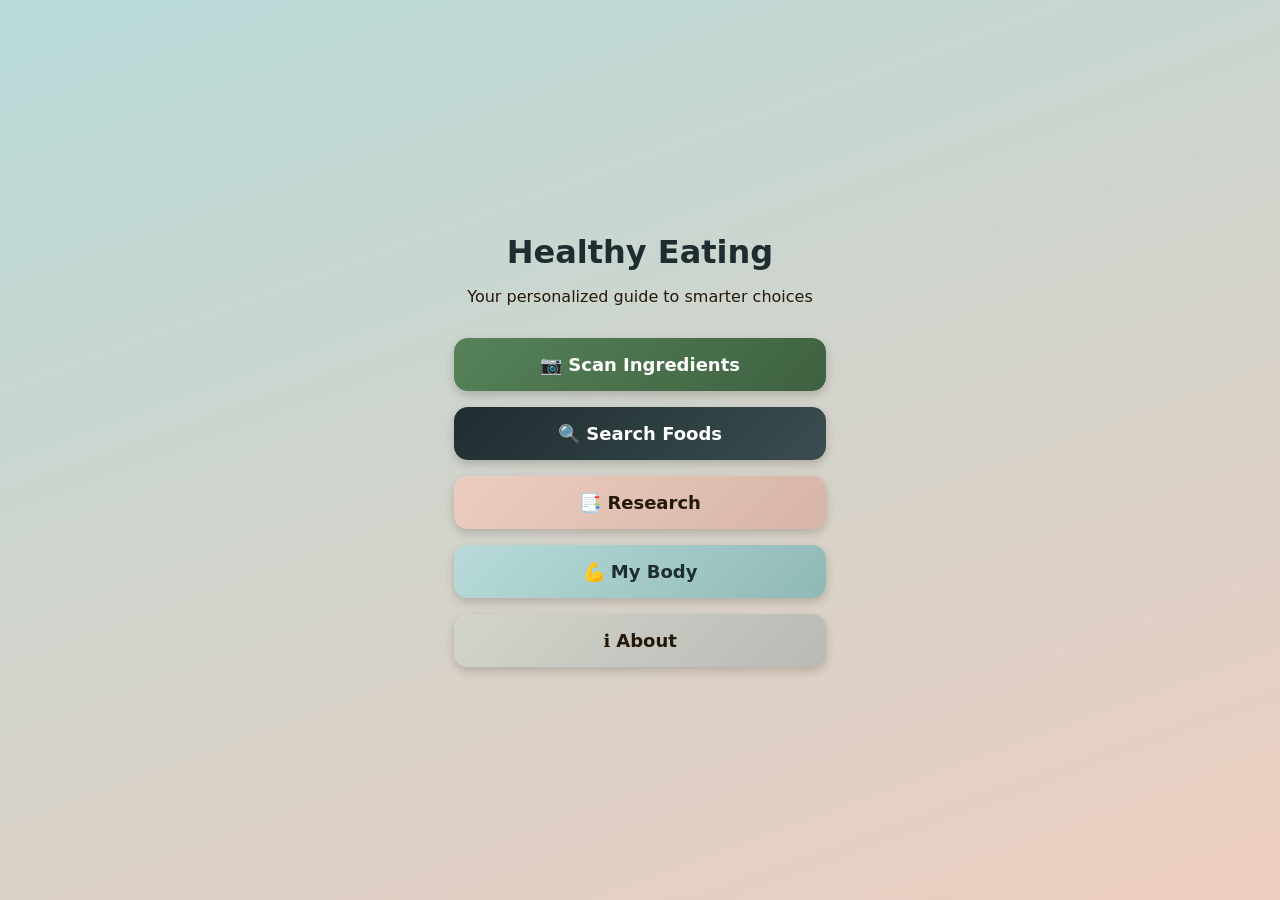
<file: index.html>
<!DOCTYPE html>
<html lang="en">
<head>
  <meta charset="UTF-8">
  <meta name="viewport" content="width=device-width, initial-scale=1.0">
  <title>Healthy Eating App</title>
  <style>
    /* === GLOBAL STYLES === */
    body {
      margin: 0;
      font-family: 'Segoe UI', system-ui, sans-serif;
      background: linear-gradient(160deg, #B8DBD9 0%, #EDCDBF 100%);
      display: flex;
      justify-content: center;
      align-items: center;
      min-height: 100vh;
      color: #1E2D2F;
    }

    .container {
      width: 100%;
      max-width: 420px;
      padding: 24px;
      box-sizing: border-box;
      text-align: center;
    }

    /* === HEADER === */
    h1 {
      font-size: 32px;
      margin: 0 0 8px;
      color: #1E2D2F;
      font-weight: 700;
    }

    .subtitle {
      font-size: 16px;
      color: #241909;
      margin-bottom: 32px;
    }

    /* === BUTTONS === */
    .button-container {
      display: grid;
      gap: 16px;
    }

    .app-button {
      display: block;
      padding: 16px;
      font-size: 18px;
      font-weight: 600;
      border-radius: 14px;
      text-decoration: none;
      background: #568259;
      color: #fff;
      box-shadow: 0 4px 10px rgba(36, 25, 9, 0.2);
      transition: transform 0.2s, background-color 0.25s;
    }

    .app-button:hover {
      background-color: #446746;
      transform: translateY(-2px);
    }

    .app-button:active {
      transform: translateY(0);
      background-color: #2f4b2f;
    }

    /* === COLOR VARIANTS === */
    #scan-button { background: linear-gradient(135deg, #568259, #3e6140); }
    #search-button { background: linear-gradient(135deg, #1E2D2F, #3b4d50); }
    #research-button { background: linear-gradient(135deg, #EDCDBF, #d6b5a6); color: #241909; }
    #my-body-button { background: linear-gradient(135deg, #B8DBD9, #8fb9b6); color: #1E2D2F; }
    #about-button { background: linear-gradient(135deg, #D3D4CC, #b9bab3); color: #241909; }
  </style>
</head>
<body>
  <div class="container">
    <h1>Healthy Eating</h1>
    <p class="subtitle">Your personalized guide to smarter choices</p>
    
    <div class="button-container">
      <a href="scan.html" class="app-button" id="scan-button">📷 Scan Ingredients</a>
      <a href="search.html" class="app-button" id="search-button">🔍 Search Foods</a>
      <a href="research.html" class="app-button" id="research-button">📑 Research</a>
      <a href="my-body.html" class="app-button" id="my-body-button">💪 My Body</a>
      <a href="about.html" class="app-button" id="about-button">ℹ️ About</a>
    </div>
  </div>
</body>
</html>
</file>
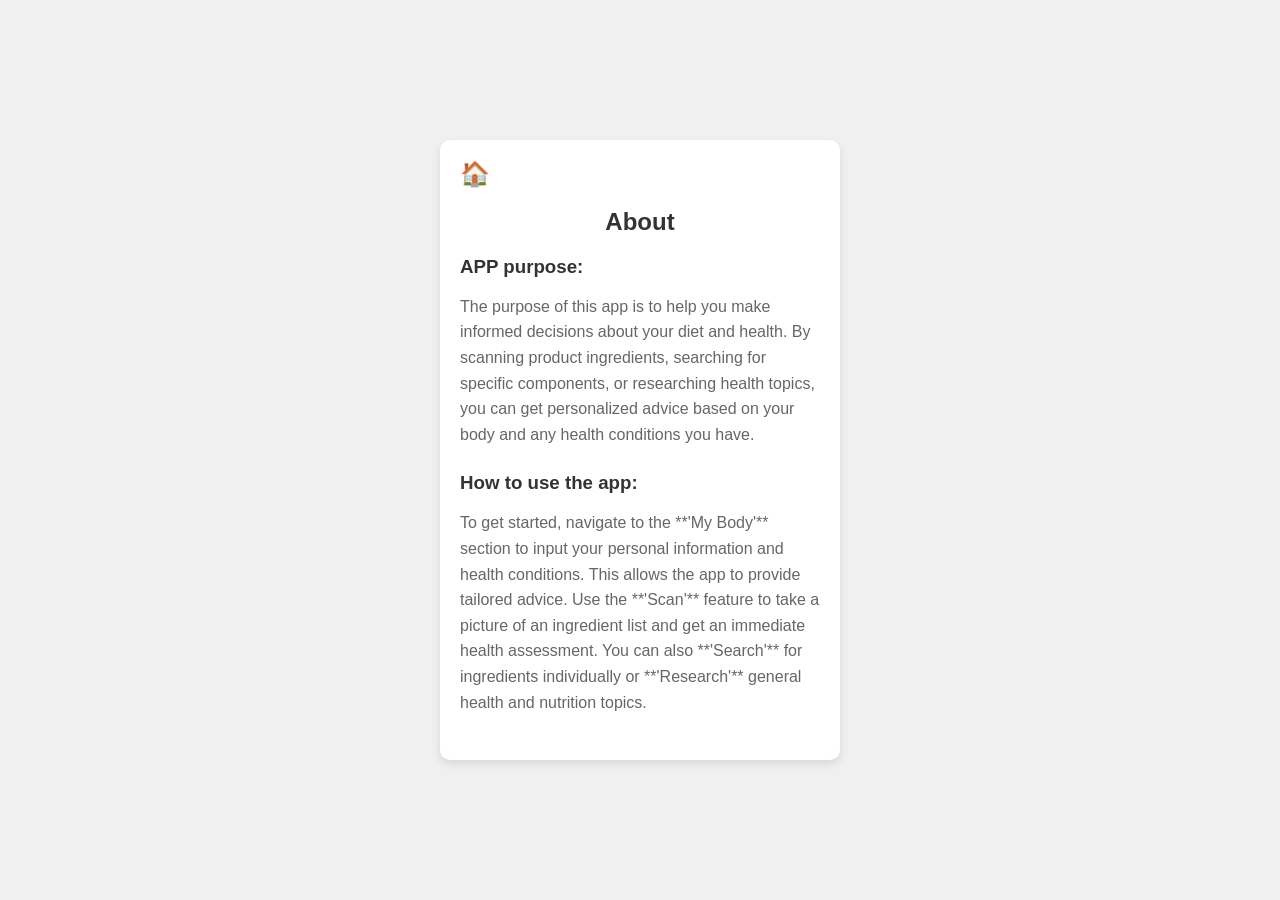
<file: about.html>
<!DOCTYPE html>
<html lang="en">
<head>
    <meta charset="UTF-8">
    <meta name="viewport" content="width=device-width, initial-scale=1.0">
    <title>About Healthy Eating App</title>
    <style>
        body {
            font-family: sans-serif;
            display: flex;
            justify-content: center;
            align-items: center;
            min-height: 100vh;
            margin: 0;
            background-color: #f0f0f0;
        }
        .container {
            width: 100%;
            max-width: 400px;
            padding: 20px;
            box-sizing: border-box;
            background-color: #ffffff;
            border-radius: 10px;
            box-shadow: 0 4px 8px rgba(0, 0, 0, 0.1);
        }
        .header {
            display: flex;
            justify-content: flex-start;
            align-items: center;
            margin-bottom: 20px;
        }
        .header a {
            text-decoration: none;
            color: #555;
            font-size: 24px;
        }
        h2 {
            text-align: center;
            color: #333;
            margin-bottom: 20px;
        }
        .content-section {
            text-align: left;
            margin-bottom: 25px;
        }
        .content-section h3 {
            color: #333;
            margin-top: 0;
            margin-bottom: 10px;
        }
        .content-section p {
            color: #666;
            line-height: 1.6;
        }
    </style>
</head>
<body>
    <div class="container">
        <div class="header">
            <a href="index.html">🏠</a>
        </div>
        <h2>About</h2>

        <div class="content-section">
            <h3>APP purpose:</h3>
            <p>
                The purpose of this app is to help you make informed decisions about your diet and health. By scanning product ingredients, searching for specific components, or researching health topics, you can get personalized advice based on your body and any health conditions you have.
            </p>
        </div>

        <div class="content-section">
            <h3>How to use the app:</h3>
            <p>
                To get started, navigate to the **'My Body'** section to input your personal information and health conditions. This allows the app to provide tailored advice. Use the **'Scan'** feature to take a picture of an ingredient list and get an immediate health assessment. You can also **'Search'** for ingredients individually or **'Research'** general health and nutrition topics.
            </p>
        </div>
    </div>
</body>
</html>
</file>
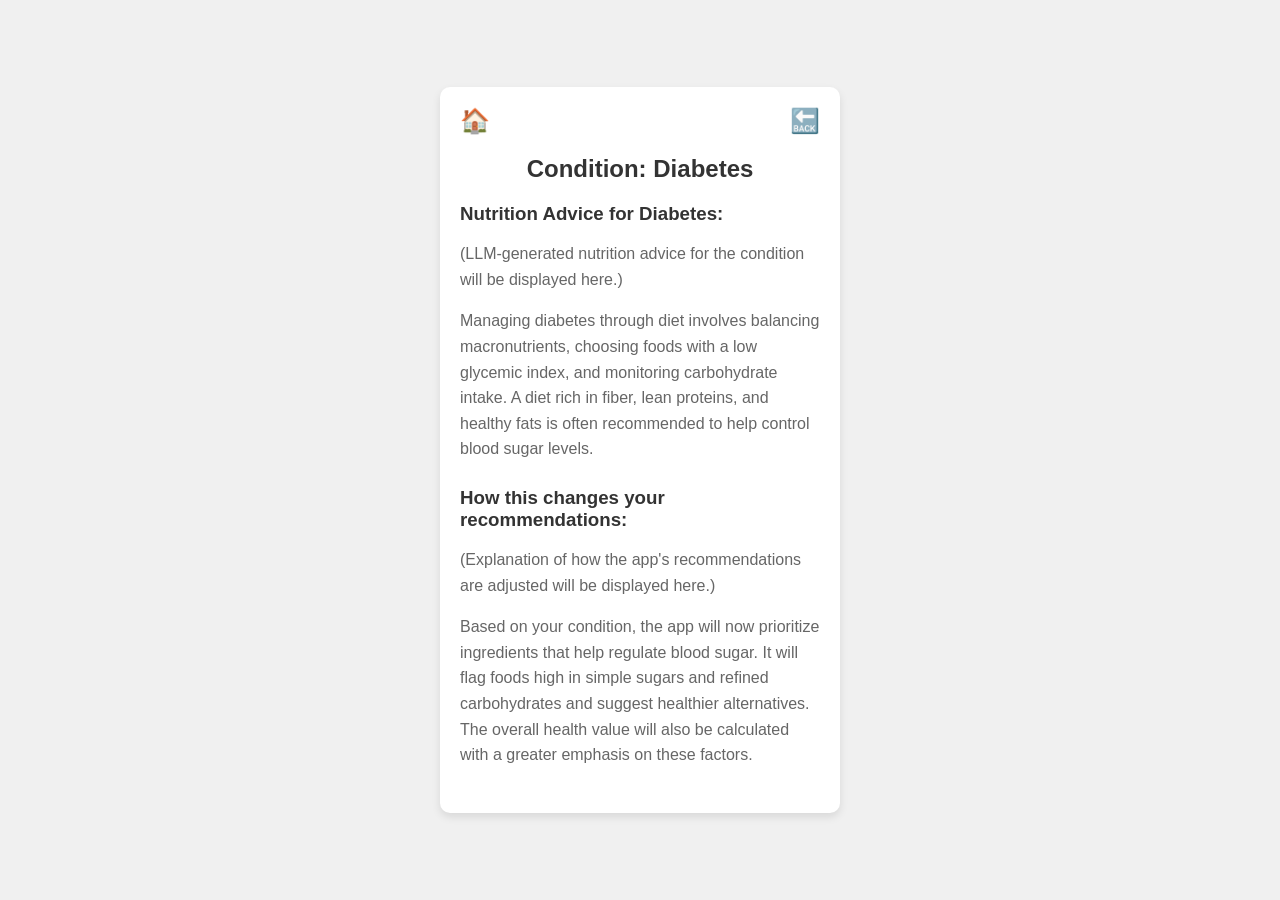
<file: condition-x.html>
<!DOCTYPE html>
<html lang="en">
<head>
    <meta charset="UTF-8">
    <meta name="viewport" content="width=device-width, initial-scale=1.0">
    <title>Condition: Diabetes</title>
    <style>
        body {
            font-family: sans-serif;
            display: flex;
            justify-content: center;
            align-items: center;
            min-height: 100vh;
            margin: 0;
            background-color: #f0f0f0;
        }
        .container {
            width: 100%;
            max-width: 400px;
            padding: 20px;
            box-sizing: border-box;
            background-color: #ffffff;
            border-radius: 10px;
            box-shadow: 0 4px 8px rgba(0, 0, 0, 0.1);
        }
        .header {
            display: flex;
            justify-content: space-between;
            align-items: center;
            margin-bottom: 20px;
        }
        .header a {
            text-decoration: none;
            color: #555;
            font-size: 24px;
        }
        h2 {
            text-align: center;
            color: #333;
            margin-bottom: 20px;
        }
        .content-section {
            text-align: left;
            margin-bottom: 25px;
        }
        .content-section h3 {
            color: #333;
            margin-top: 0;
            margin-bottom: 10px;
        }
        .content-section p {
            color: #666;
            line-height: 1.6;
        }
    </style>
</head>
<body>
    <div class="container">
        <div class="header">
            <a href="index.html">🏠</a>
            <a href="filter-conditions.html">🔙</a>
        </div>
        <h2>Condition: Diabetes</h2>

        <div class="content-section">
            <h3>Nutrition Advice for Diabetes:</h3>
            <p>
                (LLM-generated nutrition advice for the condition will be displayed here.)
            </p>
            <p>
                Managing diabetes through diet involves balancing macronutrients, choosing foods with a low glycemic index, and monitoring carbohydrate intake. A diet rich in fiber, lean proteins, and healthy fats is often recommended to help control blood sugar levels.
            </p>
        </div>

        <div class="content-section">
            <h3>How this changes your recommendations:</h3>
            <p>
                (Explanation of how the app's recommendations are adjusted will be displayed here.)
            </p>
            <p>
                Based on your condition, the app will now prioritize ingredients that help regulate blood sugar. It will flag foods high in simple sugars and refined carbohydrates and suggest healthier alternatives. The overall health value will also be calculated with a greater emphasis on these factors.
            </p>
        </div>
    </div>
</body>
</html>
</file>
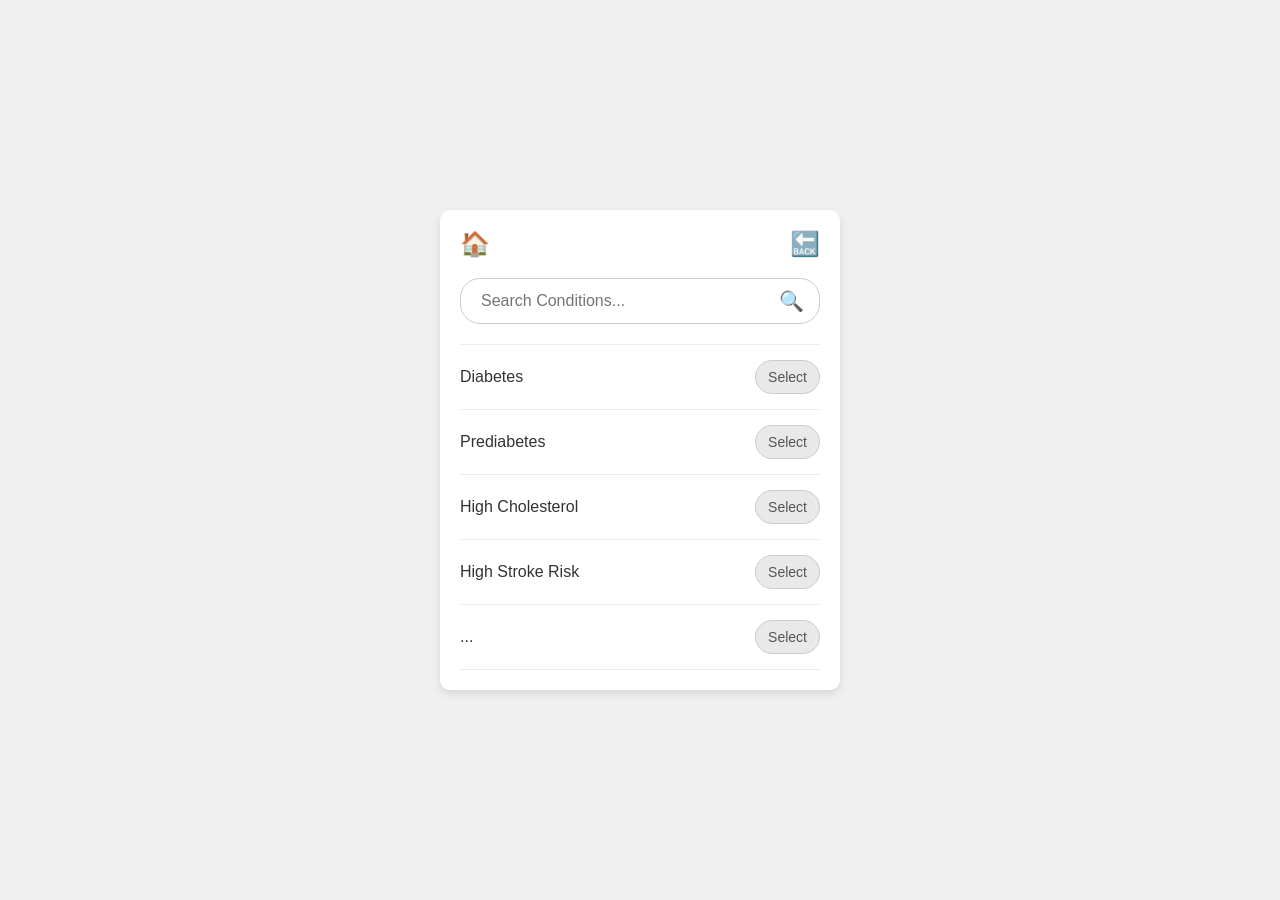
<file: filter-conditions.html>
<!DOCTYPE html>
<html lang="en">
<head>
    <meta charset="UTF-8">
    <meta name="viewport" content="width=device-width, initial-scale=1.0">
    <title>Filter Conditions</title>
    <style>
        body {
            font-family: sans-serif;
            display: flex;
            justify-content: center;
            align-items: center;
            min-height: 100vh;
            margin: 0;
            background-color: #f0f0f0;
        }
        .container {
            width: 100%;
            max-width: 400px;
            padding: 20px;
            box-sizing: border-box;
            background-color: #ffffff;
            border-radius: 10px;
            box-shadow: 0 4px 8px rgba(0, 0, 0, 0.1);
            text-align: center;
        }
        .header {
            display: flex;
            justify-content: space-between;
            align-items: center;
            margin-bottom: 20px;
        }
        .header a {
            text-decoration: none;
            color: #555;
            font-size: 24px;
        }
        .search-bar {
            display: flex;
            align-items: center;
            border: 1px solid #ccc;
            border-radius: 20px;
            padding: 8px 15px;
            margin-bottom: 20px;
        }
        .search-bar input {
            flex-grow: 1;
            border: none;
            outline: none;
            font-size: 16px;
            padding: 5px;
        }
        .search-icon {
            font-size: 20px;
            color: #888;
            margin-left: 10px;
        }
        .conditions-list {
            text-align: left;
            margin-top: 20px;
        }
        .condition-item {
            display: flex;
            justify-content: space-between;
            align-items: center;
            padding: 15px 0;
            border-bottom: 1px solid #eee;
        }
        .condition-item:first-child {
            border-top: 1px solid #eee;
        }
        .condition-name {
            font-size: 16px;
            color: #333;
            text-decoration: none;
        }
        .select-button {
            padding: 8px 12px;
            font-size: 14px;
            border: 1px solid #ccc;
            border-radius: 20px;
            background-color: #e9e9e9;
            color: #555;
            cursor: pointer;
            transition: background-color 0.2s, transform 0.2s;
        }
        .select-button.selected {
            background-color: #dcdcdc;
            font-weight: bold;
        }
        .select-button:hover {
            background-color: #dcdcdc;
        }
    </style>
</head>
<body>
    <div class="container">
        <div class="header">
            <a href="index.html">🏠</a>
            <a href="my-body.html">🔙</a>
        </div>
        <div class="search-bar">
            <input type="text" placeholder="Search Conditions...">
            <span class="search-icon">🔍</span>
        </div>

        <div class="conditions-list">
            <div class="condition-item">
                <a href="condition-x.html" class="condition-name">Diabetes</a>
                <button class="select-button">Select</button>
            </div>
            <div class="condition-item">
                <span class="condition-name">Prediabetes</span>
                <button class="select-button">Select</button>
            </div>
            <div class="condition-item">
                <span class="condition-name">High Cholesterol</span>
                <button class="select-button">Select</button>
            </div>
            <div class="condition-item">
                <span class="condition-name">High Stroke Risk</span>
                <button class="select-button">Select</button>
            </div>
            <div class="condition-item">
                <span class="condition-name">...</span>
                <button class="select-button">Select</button>
            </div>
        </div>
    </div>
    <script>
        document.querySelectorAll('.select-button').forEach(button => {
            button.addEventListener('click', () => {
                const isSelected = button.classList.toggle('selected');
                button.textContent = isSelected ? 'Deselect' : 'Select';
            });
        });
    </script>
</body>
</html>
</file>
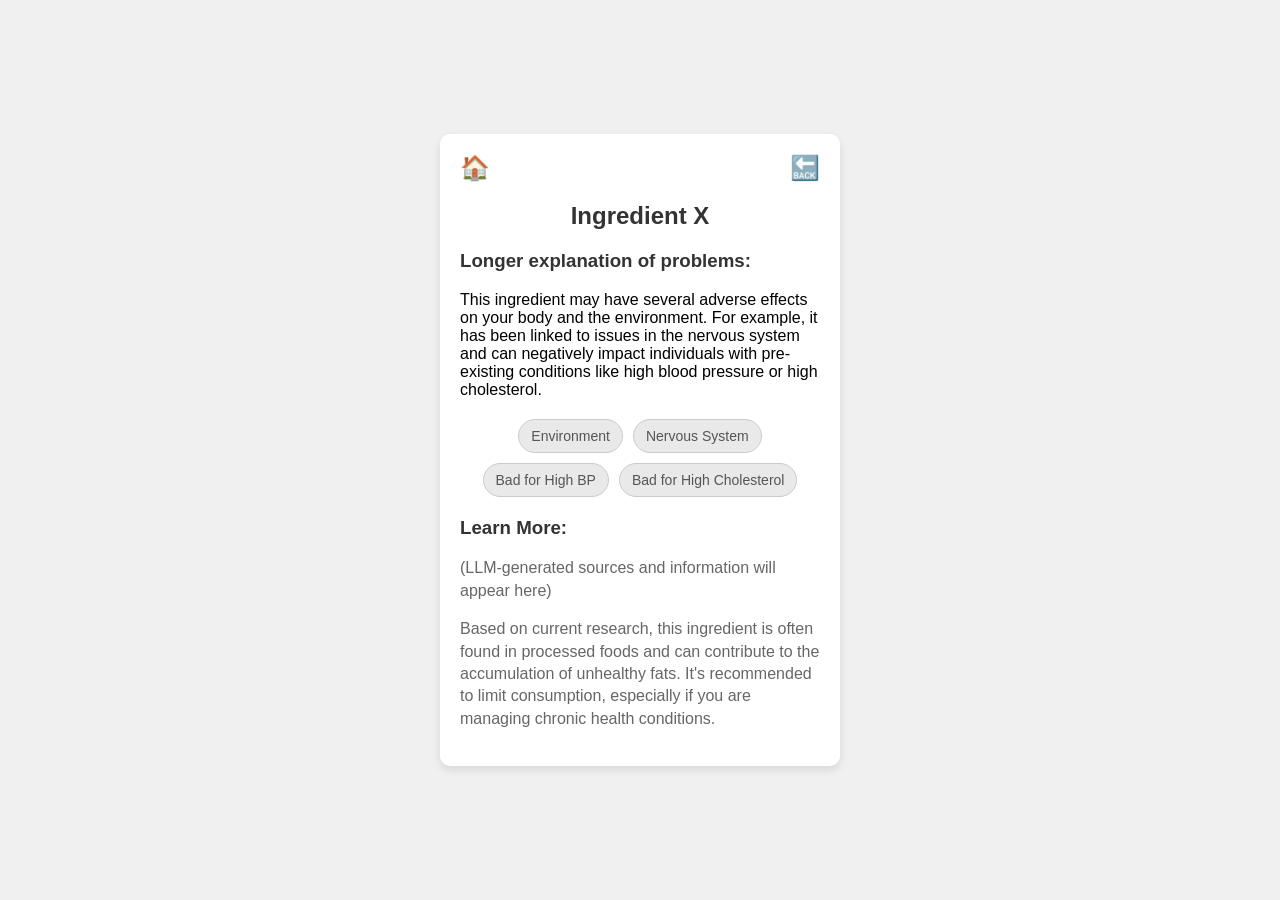
<file: ingredient-x.html>
<!DOCTYPE html>
<html lang="en">
<head>
    <meta charset="UTF-8">
    <meta name="viewport" content="width=device-width, initial-scale=1.0">
    <title>Ingredient X</title>
    <style>
        body {
            font-family: sans-serif;
            display: flex;
            justify-content: center;
            align-items: center;
            min-height: 100vh;
            margin: 0;
            background-color: #f0f0f0;
        }
        .container {
            width: 100%;
            max-width: 400px;
            padding: 20px;
            box-sizing: border-box;
            background-color: #ffffff;
            border-radius: 10px;
            box-shadow: 0 4px 8px rgba(0, 0, 0, 0.1);
            text-align: center;
        }
        .header {
            display: flex;
            justify-content: space-between;
            align-items: center;
            margin-bottom: 20px;
        }
        .header a {
            text-decoration: none;
            color: #555;
            font-size: 24px;
        }
        h2 {
            text-align: center;
            color: #333;
            margin-bottom: 20px;
        }
        .content-section {
            text-align: left;
            margin-bottom: 20px;
        }
        .content-section h3 {
            color: #333;
            margin-top: 0;
        }
        .tags-container {
            display: flex;
            flex-wrap: wrap;
            gap: 10px;
            margin-bottom: 20px;
            justify-content: center;
        }
        .tag {
            padding: 8px 12px;
            border: 1px solid #ccc;
            border-radius: 20px;
            background-color: #e9e9e9;
            color: #555;
            font-size: 14px;
            text-decoration: none;
            cursor: pointer;
            transition: background-color 0.2s;
        }
        .tag:hover {
            background-color: #dcdcdc;
        }
        .llm-sources {
            text-align: left;
        }
        .llm-sources h3 {
            color: #333;
        }
        .llm-sources p {
            color: #666;
            line-height: 1.4;
        }
    </style>
</head>
<body>
    <div class="container">
        <div class="header">
            <a href="index.html">🏠</a>
            <a href="#" onclick="history.back()">🔙</a>
        </div>
        <h2>Ingredient X</h2>

        <div class="content-section">
            <h3>Longer explanation of problems:</h3>
            <p>
                This ingredient may have several adverse effects on your body and the environment.
                For example, it has been linked to issues in the nervous system and can negatively
                impact individuals with pre-existing conditions like high blood pressure or high cholesterol.
            </p>
        </div>

        <div class="tags-container">
            <span class="tag">Environment</span>
            <span class="tag">Nervous System</span>
            <span class="tag">Bad for High BP</span>
            <span class="tag">Bad for High Cholesterol</span>
        </div>

        <div class="llm-sources">
            <h3>Learn More:</h3>
            <p>
                (LLM-generated sources and information will appear here)
            </p>
            <p>
                Based on current research, this ingredient is often found in processed foods and can contribute
                to the accumulation of unhealthy fats. It's recommended to limit consumption, especially if you
                are managing chronic health conditions.
            </p>
        </div>
    </div>
</body>
</html>
</file>
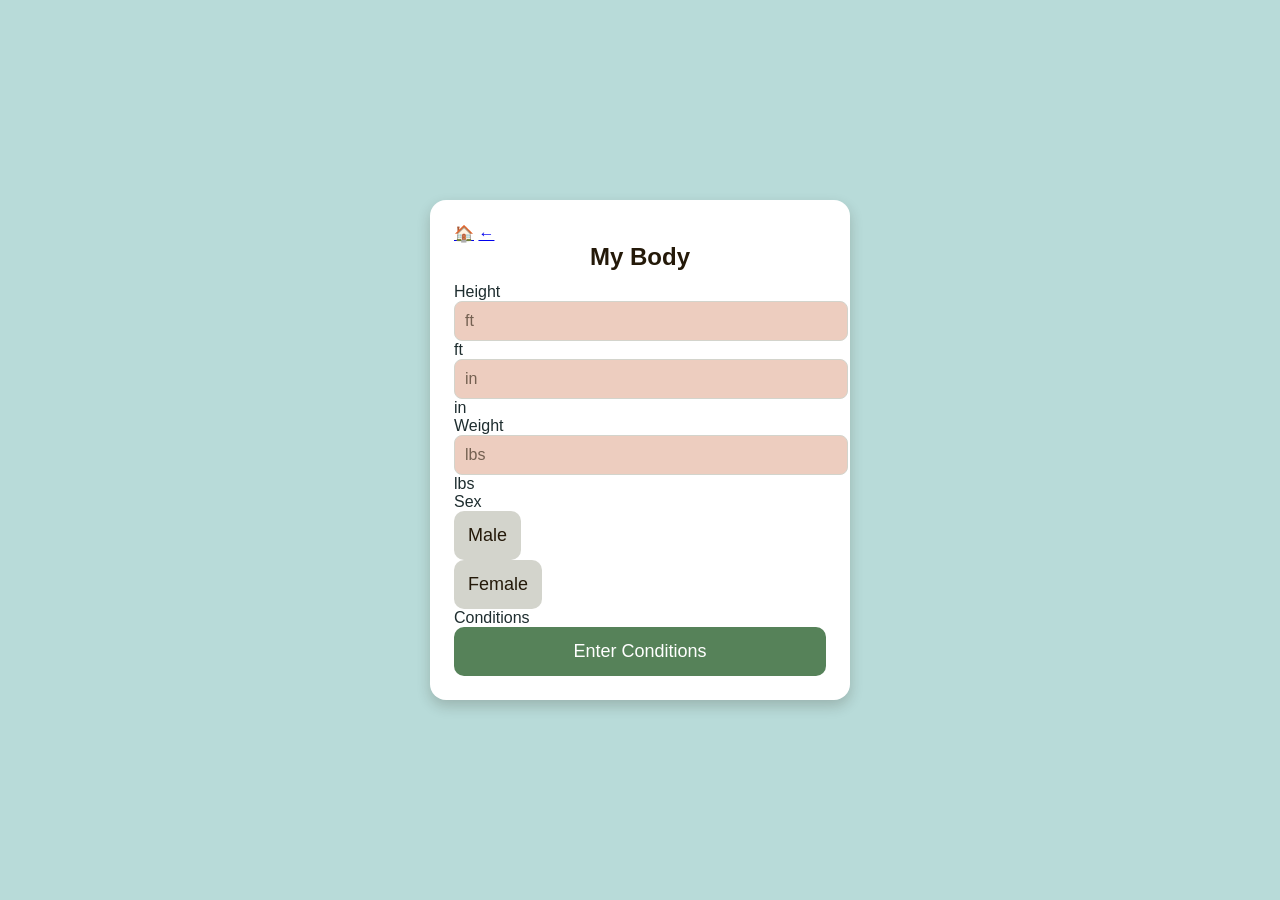
<file: my-body.html>
<!DOCTYPE html>
<html lang="en">
<head>
  <meta charset="UTF-8">
  <meta name="viewport" content="width=device-width, initial-scale=1.0">
  <title>My Body</title>
  <link rel="stylesheet" href="style.css">
</head>
<body>
  <div class="container">
    <div class="header">
      <a href="index.html">🏠</a>
      <a href="#" onclick="history.back()">←</a>
    </div>
    <h2>My Body</h2>
    <form>
      <div class="form-group">
        <label for="height-ft">Height</label>
        <div class="input-group">
          <input type="number" id="height-ft" placeholder="ft">
          <span>ft</span>
          <input type="number" id="height-in" placeholder="in">
          <span>in</span>
        </div>
      </div>

      <div class="form-group">
        <label for="weight">Weight</label>
        <div class="input-group">
          <input type="number" id="weight" placeholder="lbs">
          <span>lbs</span>
        </div>
      </div>

      <div class="form-group">
        <label>Sex</label>
        <div class="sex-buttons">
          <button type="button" class="sex-button">Male</button>
          <button type="button" class="sex-button">Female</button>
        </div>
      </div>

      <div class="form-group">
        <label>Conditions</label>
        <a href="filter-conditions.html" class="enter-conditions-button">
          Enter Conditions
        </a>
      </div>
    </form>
  </div>
</body>
</html>
</file>
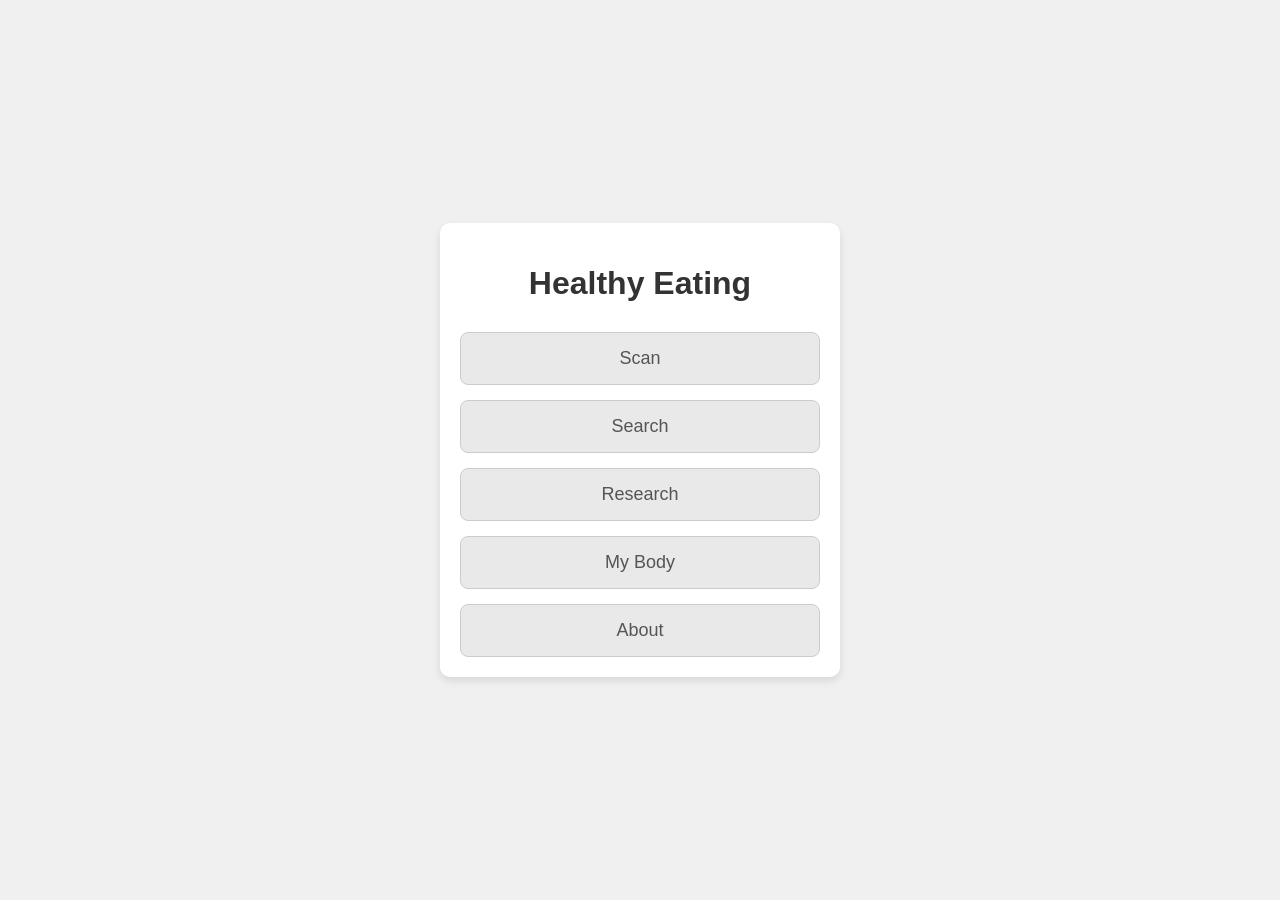
<file: Page0.html>
<!DOCTYPE html>
<html lang="en">
<head>
    <meta charset="UTF-8">
    <meta name="viewport" content="width=device-width, initial-scale=1.0">
    <title>Healthy Eating App</title>
    <style>
        body {
            font-family: sans-serif;
            display: flex;
            justify-content: center;
            align-items: center;
            min-height: 100vh;
            margin: 0;
            background-color: #f0f0f0;
        }
        .container {
            width: 100%;
            max-width: 400px;
            padding: 20px;
            box-sizing: border-box;
            background-color: #ffffff;
            border-radius: 10px;
            box-shadow: 0 4px 8px rgba(0, 0, 0, 0.1);
        }
        h1 {
            text-align: center;
            color: #333;
        }
        .button-container {
            display: flex;
            flex-direction: column;
            gap: 15px;
            margin-top: 30px;
        }
        .app-button {
            padding: 15px;
            font-size: 18px;
            text-align: center;
            border: 1px solid #ccc;
            border-radius: 8px;
            background-color: #e9e9e9;
            color: #555;
            text-decoration: none;
            cursor: pointer;
            transition: background-color 0.2s, transform 0.2s;
        }
        .app-button:hover {
            background-color: #dcdcdc;
            transform: translateY(-2px);
        }
        .app-button:active {
            background-color: #c0c0c0;
            transform: translateY(0);
        }
    </style>
</head>
<body>
    <div class="container">
        <h1>Healthy Eating</h1>
        <div class="button-container">
            <a href="scan.html" class="app-button" id="scan-button">Scan</a>
            <a href="search.html" class="app-button" id="search-button">Search</a>
            <a href="research.html" class="app-button" id="research-button">Research</a>
            <a href="my-body.html" class="app-button" id="my-body-button">My Body</a>
            <a href="about.html" class="app-button" id="about-button">About</a>
        </div>
    </div>
</body>
</html>
</file>
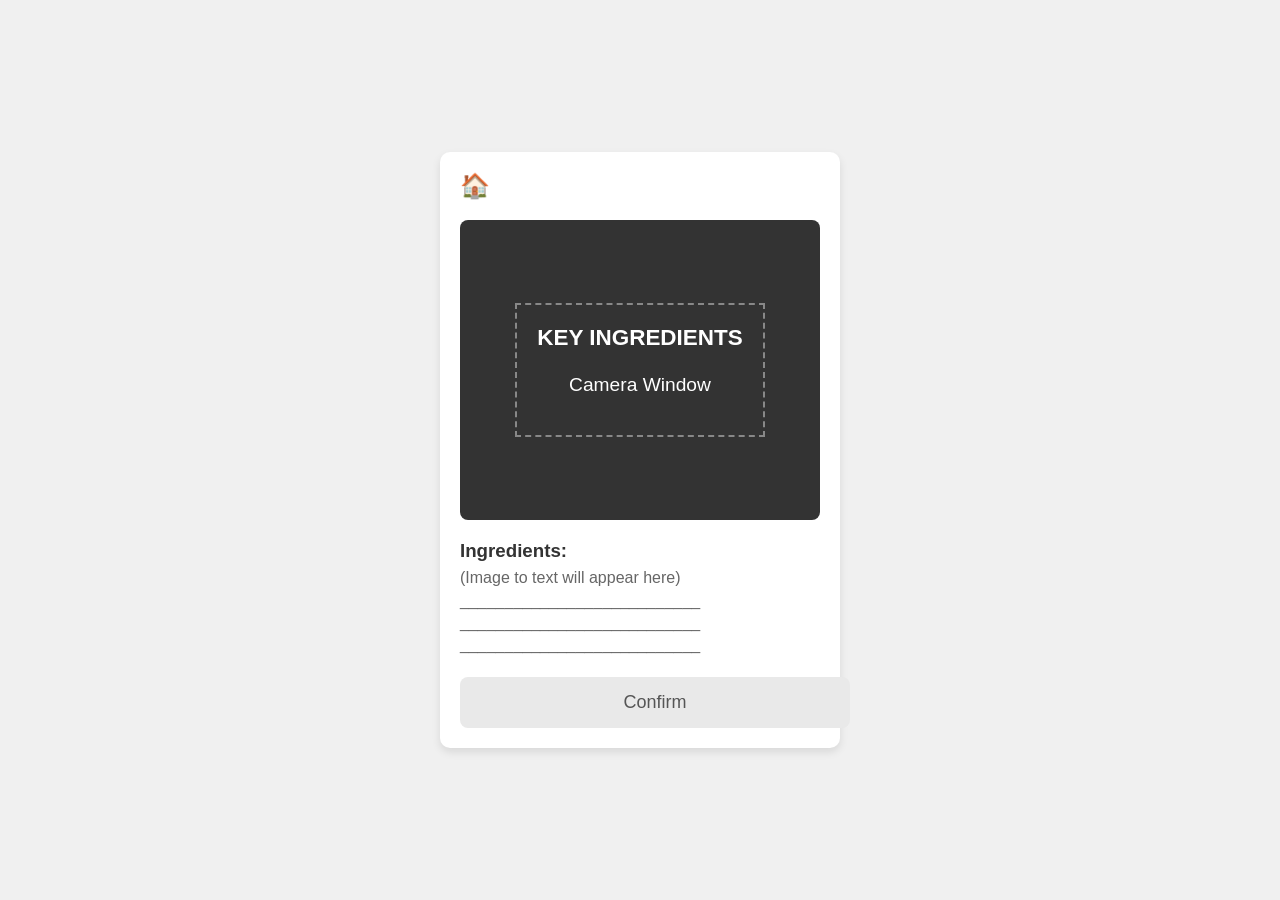
<file: Page1.html>
<!DOCTYPE html>
<html lang="en">
<head>
    <meta charset="UTF-8">
    <meta name="viewport" content="width=device-width, initial-scale=1.0">
    <title>Scan Ingredients</title>
    <style>
        body {
            font-family: sans-serif;
            display: flex;
            justify-content: center;
            align-items: center;
            min-height: 100vh;
            margin: 0;
            background-color: #f0f0f0;
        }
        .container {
            width: 100%;
            max-width: 400px;
            padding: 20px;
            box-sizing: border-box;
            background-color: #ffffff;
            border-radius: 10px;
            box-shadow: 0 4px 8px rgba(0, 0, 0, 0.1);
            text-align: center;
        }
        .header {
            display: flex;
            justify-content: space-between;
            align-items: center;
            margin-bottom: 20px;
        }
        .header a {
            text-decoration: none;
            color: #555;
            font-size: 24px;
        }
        .camera-window {
            width: 100%;
            height: 300px;
            background-color: #333;
            border-radius: 8px;
            display: flex;
            justify-content: center;
            align-items: center;
            color: #fff;
            font-size: 1.2em;
            margin-bottom: 20px;
        }
        .camera-window-content {
            padding: 20px;
            border: 2px dashed #888;
            text-align: center;
        }
        .camera-window-content h3 {
            margin-top: 0;
            color: #fff;
        }
        .ingredients-list {
            margin-top: 20px;
            text-align: left;
        }
        .ingredients-list h3 {
            margin-bottom: 5px;
            color: #333;
        }
        .ingredients-list p {
            margin: 0;
            color: #666;
            line-height: 1.4;
        }
        .confirm-button {
            display: block;
            width: 100%;
            padding: 15px;
            font-size: 18px;
            text-align: center;
            border: none;
            border-radius: 8px;
            background-color: #e9e9e9;
            color: #555;
            text-decoration: none;
            margin-top: 20px;
            cursor: pointer;
            transition: background-color 0.2s, transform 0.2s;
        }
        .confirm-button:hover {
            background-color: #dcdcdc;
            transform: translateY(-2px);
        }
        .confirm-button:active {
            background-color: #c0c0c0;
            transform: translateY(0);
        }
    </style>
</head>
<body>
    <div class="container">
        <div class="header">
            <a href="index.html">🏠</a>
        </div>
        <div class="camera-window">
            <div class="camera-window-content">
                <h3>KEY INGREDIENTS</h3>
                <p>Camera Window</p>
            </div>
        </div>
        <div class="ingredients-list">
            <h3>Ingredients:</h3>
            <p> (Image to text will appear here) </p>
            <p>___________________________</p>
            <p>___________________________</p>
            <p>___________________________</p>
        </div>
        <a href="results.html" class="confirm-button">Confirm</a>
    </div>
</body>
</html>
</file>
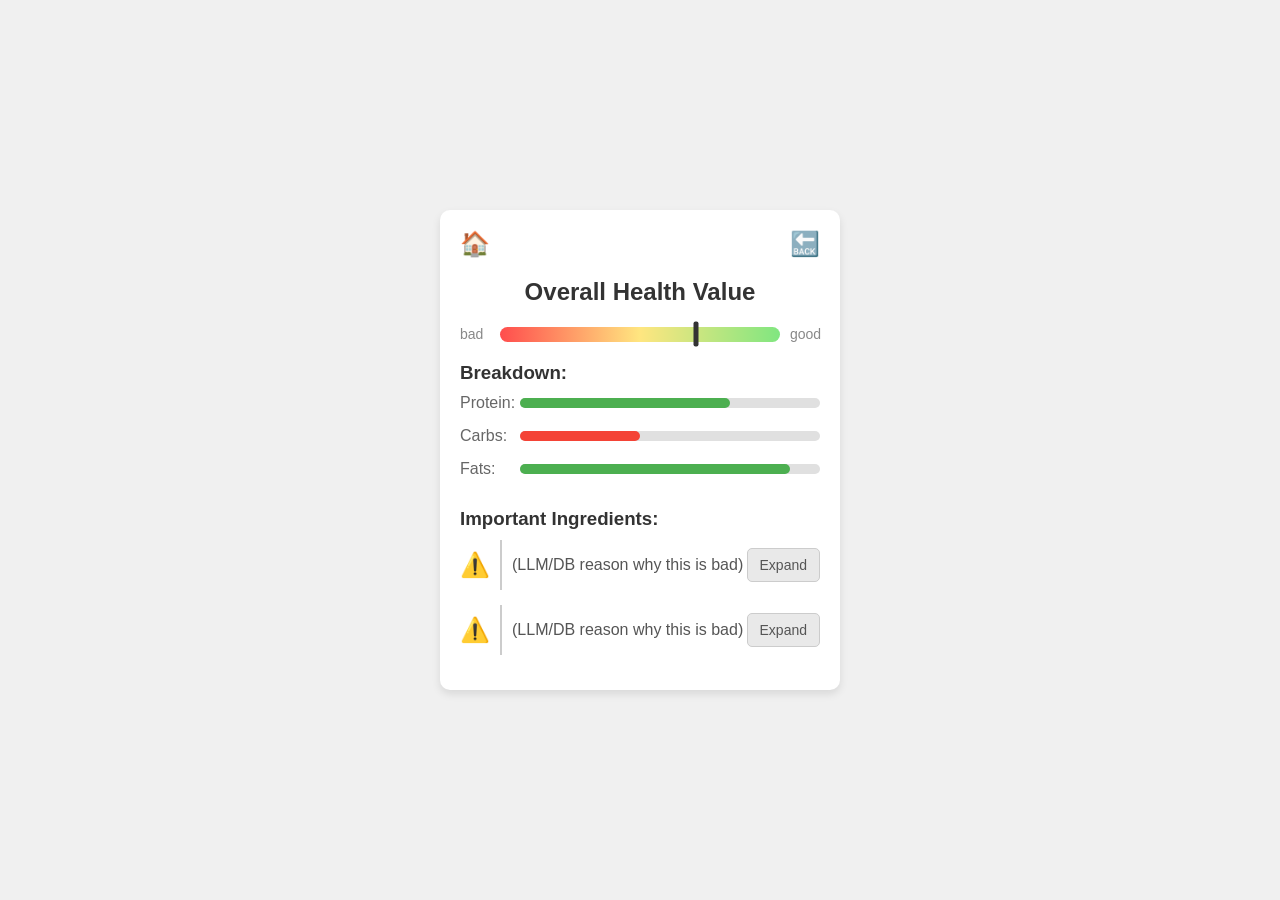
<file: Page2.html>
<!DOCTYPE html>
<html lang="en">
<head>
    <meta charset="UTF-8">
    <meta name="viewport" content="width=device-width, initial-scale=1.0">
    <title>Overall Health Value</title>
    <style>
        body {
            font-family: sans-serif;
            display: flex;
            justify-content: center;
            align-items: center;
            min-height: 100vh;
            margin: 0;
            background-color: #f0f0f0;
        }
        .container {
            width: 100%;
            max-width: 400px;
            padding: 20px;
            box-sizing: border-box;
            background-color: #ffffff;
            border-radius: 10px;
            box-shadow: 0 4px 8px rgba(0, 0, 0, 0.1);
            text-align: center;
        }
        .header {
            display: flex;
            justify-content: space-between;
            align-items: center;
            margin-bottom: 20px;
        }
        .header a {
            text-decoration: none;
            color: #555;
            font-size: 24px;
        }
        h2 {
            text-align: center;
            color: #333;
            margin-bottom: 20px;
        }
        .health-bar-container {
            display: flex;
            align-items: center;
            margin-bottom: 20px;
        }
        .health-bar-label {
            font-size: 14px;
            color: #888;
            flex-shrink: 0;
            width: 30px;
            text-align: left;
        }
        .health-bar-label.right {
            text-align: right;
            width: 30px;
        }
        .health-bar {
            flex-grow: 1;
            height: 15px;
            background: linear-gradient(to right, #ff4d4d, #ffe680, #80e680);
            border-radius: 8px;
            position: relative;
            margin: 0 10px;
        }
        .health-bar-indicator {
            position: absolute;
            height: 25px;
            width: 5px;
            background-color: #333;
            top: 50%;
            left: 70%; /* Example value, this would be dynamic */
            transform: translate(-50%, -50%);
            border-radius: 2px;
        }
        .breakdown-section {
            text-align: left;
        }
        .breakdown-section h3 {
            margin-top: 20px;
            margin-bottom: 10px;
            color: #333;
        }
        .nutrition-item {
            display: flex;
            align-items: center;
            margin-bottom: 15px;
        }
        .nutrition-item p {
            margin: 0;
            width: 60px;
            color: #666;
        }
        .nutrition-bar-container {
            flex-grow: 1;
            height: 10px;
            background-color: #e0e0e0;
            border-radius: 5px;
            position: relative;
        }
        .nutrition-bar {
            height: 100%;
            background-color: #4CAF50; /* Example color, this would be dynamic */
            border-radius: 5px;
            width: 80%; /* Example value, this would be dynamic */
        }
        .important-ingredients-section {
            text-align: left;
            margin-top: 30px;
        }
        .important-ingredients-section h3 {
            color: #333;
            margin-bottom: 10px;
        }
        .ingredient-item {
            display: flex;
            align-items: center;
            margin-bottom: 15px;
        }
        .ingredient-item-content {
            flex-grow: 1;
            padding-left: 10px;
            color: #555;
            border-left: 2px solid #ccc;
        }
        .ingredient-icon {
            font-size: 24px;
            color: #ffcc00; /* Example color for a warning */
            margin-right: 10px;
        }
        .expand-button {
            padding: 8px 12px;
            background-color: #e9e9e9;
            border: 1px solid #ccc;
            border-radius: 5px;
            text-decoration: none;
            color: #555;
            font-size: 14px;
            cursor: pointer;
            transition: background-color 0.2s;
        }
        .expand-button:hover {
            background-color: #dcdcdc;
        }
    </style>
</head>
<body>
    <div class="container">
        <div class="header">
            <a href="index.html">🏠</a>
            <a href="scan.html">🔙</a>
        </div>
        <h2>Overall Health Value</h2>
        <div class="health-bar-container">
            <span class="health-bar-label">bad</span>
            <div class="health-bar">
                <div class="health-bar-indicator"></div>
            </div>
            <span class="health-bar-label right">good</span>
        </div>

        <div class="breakdown-section">
            <h3>Breakdown:</h3>
            <div class="nutrition-item">
                <p>Protein:</p>
                <div class="nutrition-bar-container">
                    <div class="nutrition-bar" style="width: 70%; background-color: #4CAF50;"></div>
                </div>
            </div>
            <div class="nutrition-item">
                <p>Carbs:</p>
                <div class="nutrition-bar-container">
                    <div class="nutrition-bar" style="width: 40%; background-color: #f44336;"></div>
                </div>
            </div>
            <div class="nutrition-item">
                <p>Fats:</p>
                <div class="nutrition-bar-container">
                    <div class="nutrition-bar" style="width: 90%; background-color: #4CAF50;"></div>
                </div>
            </div>
        </div>

        <div class="important-ingredients-section">
            <h3>Important Ingredients:</h3>
            <div class="ingredient-item">
                <div class="ingredient-icon">⚠️</div>
                <div class="ingredient-item-content">
                    <p> (LLM/DB reason why this is bad) </p>
                </div>
                <a href="ingredient-x.html" class="expand-button">Expand</a>
            </div>
            <div class="ingredient-item">
                <div class="ingredient-icon">⚠️</div>
                <div class="ingredient-item-content">
                    <p> (LLM/DB reason why this is bad) </p>
                </div>
                <a href="ingredient-x.html" class="expand-button">Expand</a>
            </div>
        </div>
    </div>
</body>
</html>
</file>
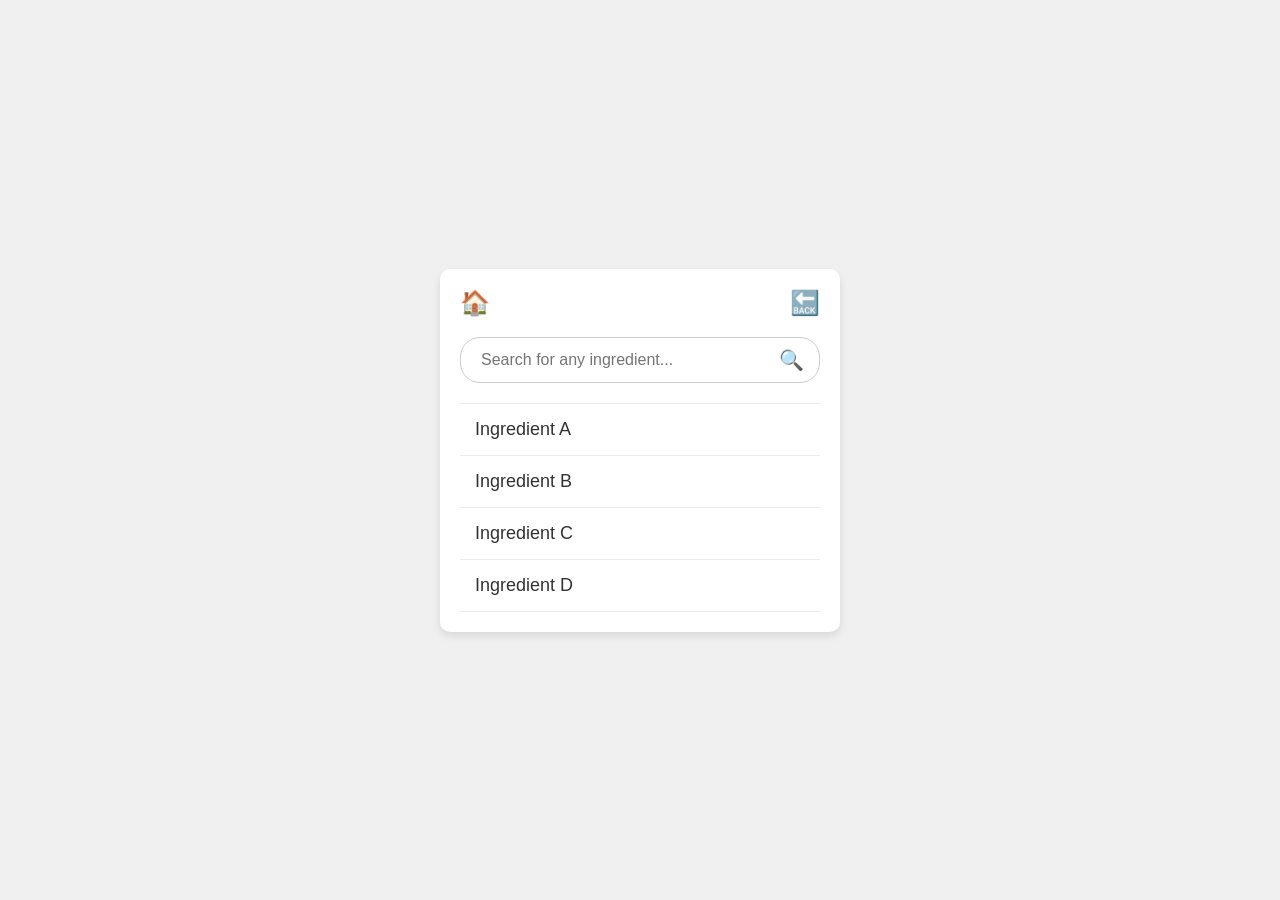
<file: Page4.html>
<!DOCTYPE html>
<html lang="en">
<head>
    <meta charset="UTF-8">
    <meta name="viewport" content="width=device-width, initial-scale=1.0">
    <title>Search Ingredients</title>
    <style>
        body {
            font-family: sans-serif;
            display: flex;
            justify-content: center;
            align-items: center;
            min-height: 100vh;
            margin: 0;
            background-color: #f0f0f0;
        }
        .container {
            width: 100%;
            max-width: 400px;
            padding: 20px;
            box-sizing: border-box;
            background-color: #ffffff;
            border-radius: 10px;
            box-shadow: 0 4px 8px rgba(0, 0, 0, 0.1);
            text-align: center;
        }
        .header {
            display: flex;
            justify-content: space-between;
            align-items: center;
            margin-bottom: 20px;
        }
        .header a {
            text-decoration: none;
            color: #555;
            font-size: 24px;
        }
        .search-bar {
            display: flex;
            align-items: center;
            border: 1px solid #ccc;
            border-radius: 20px;
            padding: 8px 15px;
            margin-bottom: 20px;
        }
        .search-bar input {
            flex-grow: 1;
            border: none;
            outline: none;
            font-size: 16px;
            padding: 5px;
        }
        .search-icon {
            font-size: 20px;
            color: #888;
            margin-left: 10px;
        }
        .ingredient-list {
            text-align: left;
        }
        .ingredient-item {
            display: block;
            padding: 15px;
            border-bottom: 1px solid #eee;
            color: #333;
            text-decoration: none;
            font-size: 18px;
            transition: background-color 0.2s;
        }
        .ingredient-item:hover {
            background-color: #f9f9f9;
        }
        .ingredient-item:first-child {
            border-top: 1px solid #eee;
        }
    </style>
</head>
<body>
    <div class="container">
        <div class="header">
            <a href="index.html">🏠</a>
            <a href="#" onclick="history.back()">🔙</a>
        </div>
        <div class="search-bar">
            <input type="text" placeholder="Search for any ingredient...">
            <span class="search-icon">🔍</span>
        </div>

        <div class="ingredient-list">
            <a href="ingredient-x.html" class="ingredient-item">
                Ingredient A
            </a>
            <a href="ingredient-x.html" class="ingredient-item">
                Ingredient B
            </a>
            <a href="ingredient-x.html" class="ingredient-item">
                Ingredient C
            </a>
            <a href="ingredient-x.html" class="ingredient-item">
                Ingredient D
            </a>
        </div>
    </div>
</body>
</html>
</file>
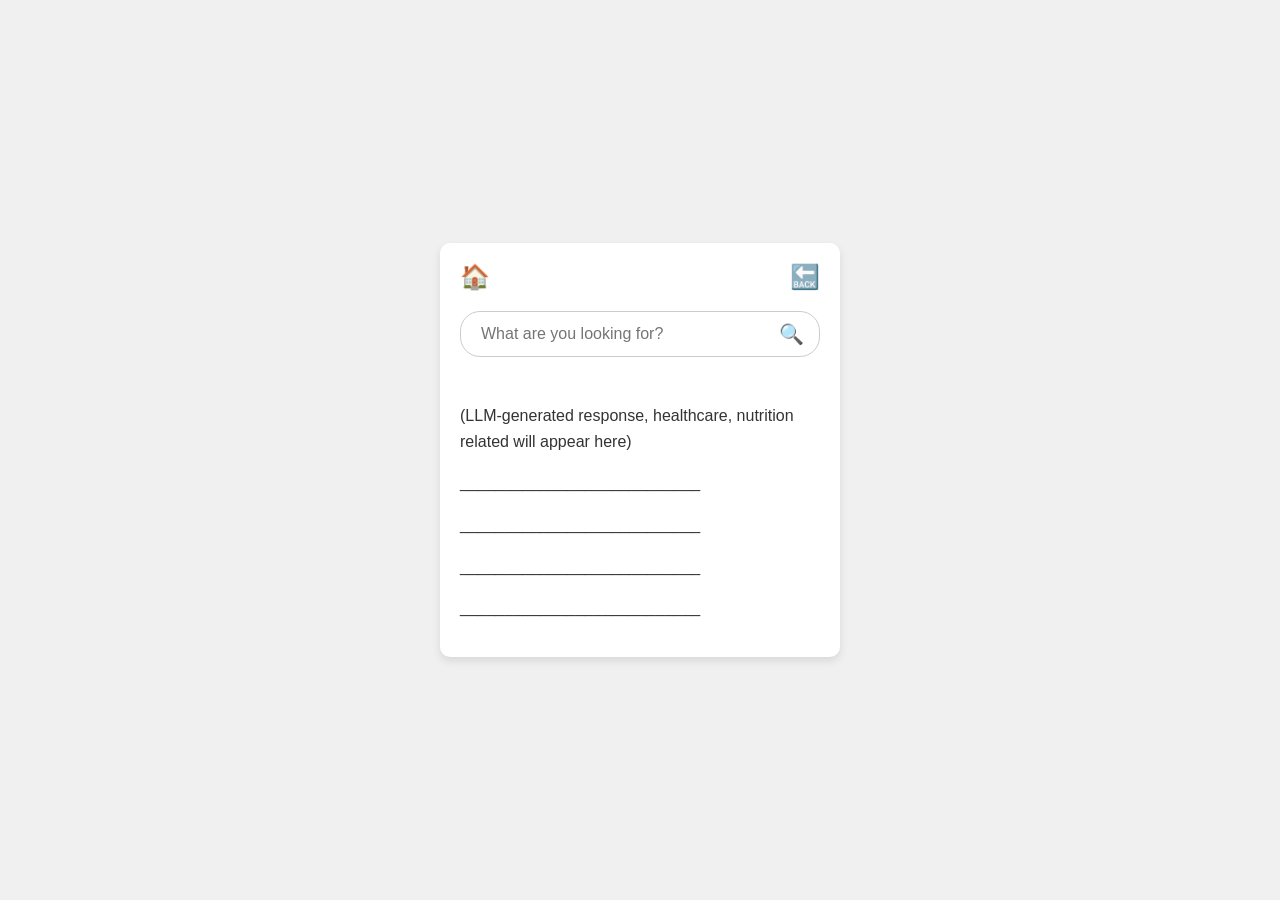
<file: Page5.html>
<!DOCTYPE html>
<html lang="en">
<head>
    <meta charset="UTF-8">
    <meta name="viewport" content="width=device-width, initial-scale=1.0">
    <title>Research</title>
    <style>
        body {
            font-family: sans-serif;
            display: flex;
            justify-content: center;
            align-items: center;
            min-height: 100vh;
            margin: 0;
            background-color: #f0f0f0;
        }
        .container {
            width: 100%;
            max-width: 400px;
            padding: 20px;
            box-sizing: border-box;
            background-color: #ffffff;
            border-radius: 10px;
            box-shadow: 0 4px 8px rgba(0, 0, 0, 0.1);
            text-align: center;
        }
        .header {
            display: flex;
            justify-content: space-between;
            align-items: center;
            margin-bottom: 20px;
        }
        .header a {
            text-decoration: none;
            color: #555;
            font-size: 24px;
        }
        .search-bar {
            display: flex;
            align-items: center;
            border: 1px solid #ccc;
            border-radius: 20px;
            padding: 8px 15px;
            margin-bottom: 20px;
        }
        .search-bar input {
            flex-grow: 1;
            border: none;
            outline: none;
            font-size: 16px;
            padding: 5px;
        }
        .search-icon {
            font-size: 20px;
            color: #888;
            margin-left: 10px;
        }
        .research-content {
            text-align: left;
            padding-top: 10px;
            color: #333;
        }
        .research-content p {
            line-height: 1.6;
        }
    </style>
</head>
<body>
    <div class="container">
        <div class="header">
            <a href="index.html">🏠</a>
            <a href="#" onclick="history.back()">🔙</a>
        </div>
        <div class="search-bar">
            <input type="text" placeholder="What are you looking for?">
            <span class="search-icon">🔍</span>
        </div>

        <div class="research-content">
            <p>
                (LLM-generated response, healthcare, nutrition related will appear here)
            </p>
            <p>___________________________</p>
            <p>___________________________</p>
            <p>___________________________</p>
            <p>___________________________</p>
        </div>
    </div>
</body>
</html>
</file>
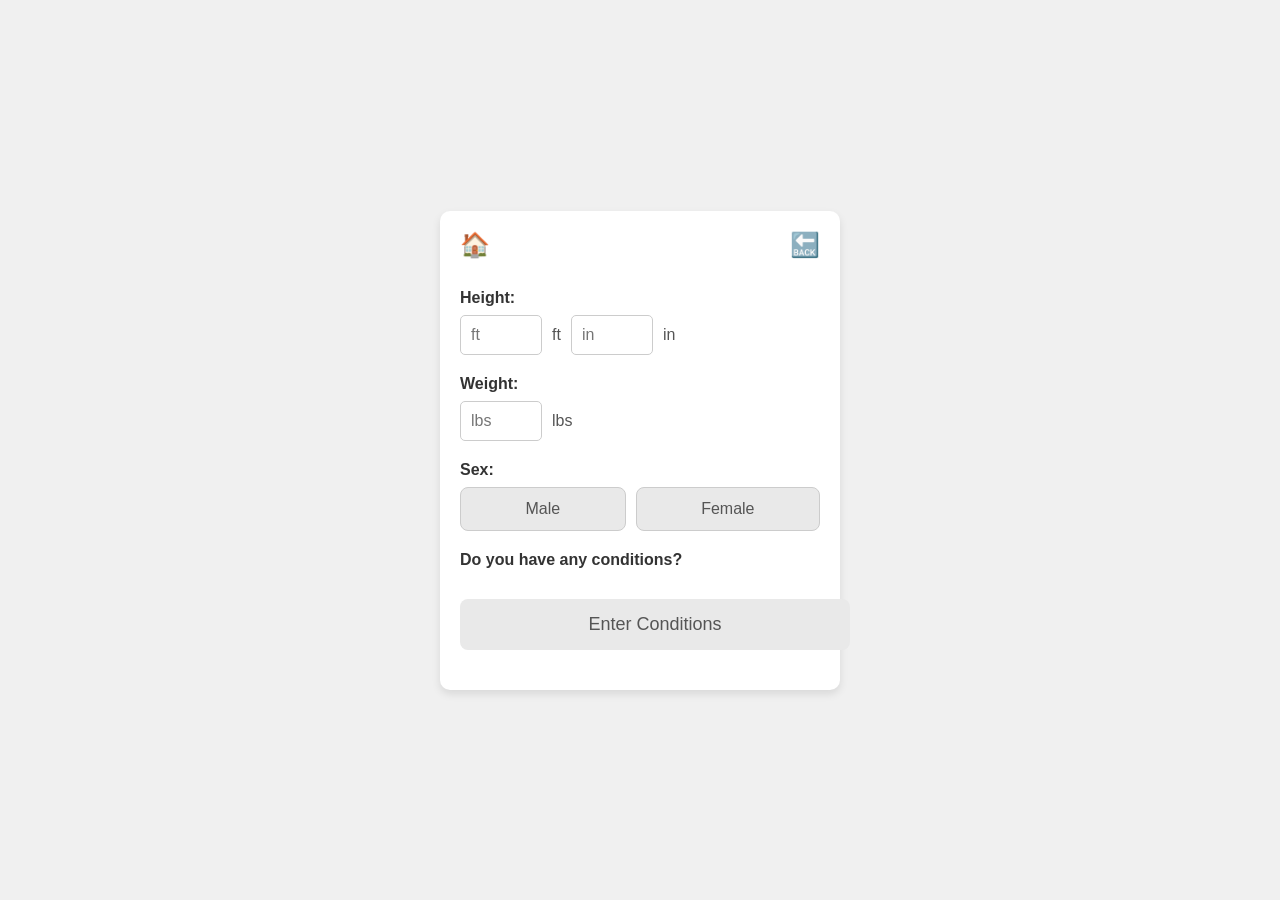
<file: Page6.html>
<!DOCTYPE html>
<html lang="en">
<head>
    <meta charset="UTF-8">
    <meta name="viewport" content="width=device-width, initial-scale=1.0">
    <title>My Body</title>
    <style>
        body {
            font-family: sans-serif;
            display: flex;
            justify-content: center;
            align-items: center;
            min-height: 100vh;
            margin: 0;
            background-color: #f0f0f0;
        }
        .container {
            width: 100%;
            max-width: 400px;
            padding: 20px;
            box-sizing: border-box;
            background-color: #ffffff;
            border-radius: 10px;
            box-shadow: 0 4px 8px rgba(0, 0, 0, 0.1);
        }
        .header {
            display: flex;
            justify-content: space-between;
            align-items: center;
            margin-bottom: 30px;
        }
        .header a {
            text-decoration: none;
            color: #555;
            font-size: 24px;
        }
        h2 {
            text-align: center;
            color: #333;
            margin-bottom: 20px;
        }
        .form-group {
            margin-bottom: 20px;
        }
        .form-group label {
            display: block;
            margin-bottom: 8px;
            color: #333;
            font-weight: bold;
        }
        .input-group {
            display: flex;
            align-items: center;
            gap: 10px;
        }
        .input-group input[type="number"] {
            width: 60px;
            padding: 10px;
            border: 1px solid #ccc;
            border-radius: 5px;
            font-size: 16px;
        }
        .input-group span {
            color: #555;
        }
        .sex-buttons {
            display: flex;
            gap: 10px;
            margin-top: 5px;
        }
        .sex-button {
            flex-grow: 1;
            padding: 12px;
            border: 1px solid #ccc;
            border-radius: 8px;
            background-color: #e9e9e9;
            color: #555;
            font-size: 16px;
            cursor: pointer;
            transition: background-color 0.2s, transform 0.2s;
        }
        .sex-button.selected {
            background-color: #dcdcdc;
        }
        .sex-button:hover {
            background-color: #dcdcdc;
        }
        .enter-conditions-button {
            display: block;
            width: 100%;
            padding: 15px;
            font-size: 18px;
            text-align: center;
            border: none;
            border-radius: 8px;
            background-color: #e9e9e9;
            color: #555;
            text-decoration: none;
            margin-top: 30px;
            cursor: pointer;
            transition: background-color 0.2s, transform 0.2s;
        }
        .enter-conditions-button:hover {
            background-color: #dcdcdc;
            transform: translateY(-2px);
        }
        .enter-conditions-button:active {
            background-color: #c0c0c0;
            transform: translateY(0);
        }
    </style>
</head>
<body>
    <div class="container">
        <div class="header">
            <a href="index.html">🏠</a>
            <a href="#" onclick="history.back()">🔙</a>
        </div>
        <form>
            <div class="form-group">
                <label for="height-ft">Height:</label>
                <div class="input-group">
                    <input type="number" id="height-ft" placeholder="ft">
                    <span>ft</span>
                    <input type="number" id="height-in" placeholder="in">
                    <span>in</span>
                </div>
            </div>
            <div class="form-group">
                <label for="weight">Weight:</label>
                <div class="input-group">
                    <input type="number" id="weight" placeholder="lbs">
                    <span>lbs</span>
                </div>
            </div>
            <div class="form-group">
                <label>Sex:</label>
                <div class="sex-buttons">
                    <button type="button" class="sex-button">Male</button>
                    <button type="button" class="sex-button">Female</button>
                </div>
            </div>
            <div class="form-group">
                <label>Do you have any conditions?</label>
                <a href="filter-conditions.html" class="enter-conditions-button">Enter Conditions</a>
            </div>
        </form>
    </div>
</body>
</html>
</file>
<file: style.css>
/* === GLOBAL STYLES === */
body {
    font-family: 'Segoe UI', sans-serif;
    display: flex;
    justify-content: center;
    align-items: center;
    min-height: 100vh;
    margin: 0;
    background-color: #B8DBD9; /* soft aqua background */
    color: #1E2D2F; /* dark slate text */
}

.container {
    width: 100%;
    max-width: 420px;
    padding: 24px;
    box-sizing: border-box;
    background-color: #FFFFFF;
    border-radius: 16px;
    box-shadow: 0 6px 14px rgba(36, 25, 9, 0.2); /* warm dark shadow */
}

/* === HEADERS === */
h1, h2, h3 {
    text-align: center;
    margin-top: 0;
    color: #1E2D2F; /* strong slate */
}

h1 {
    font-size: 28px;
    margin-bottom: 16px;
    color: #568259; /* healthy green */
}

h2 {
    font-size: 24px;
    margin-bottom: 12px;
    color: #241909; /* warm brown */
}

/* === BUTTONS === */
.app-button,
.confirm-button,
.enter-conditions-button,
.sex-button,
.expand-button {
    padding: 14px;
    font-size: 18px;
    text-align: center;
    border-radius: 10px;
    background-color: #568259; /* green primary */
    color: #fff;
    text-decoration: none;
    border: none;
    cursor: pointer;
    transition: background-color 0.25s, transform 0.2s;
    display: block;
}

.app-button:hover,
.confirm-button:hover,
.enter-conditions-button:hover,
.sex-button:hover,
.expand-button:hover {
    background-color: #1E2D2F;
    transform: translateY(-2px);
}

.app-button:active,
.confirm-button:active,
.enter-conditions-button:active,
.sex-button:active,
.expand-button:active {
    background-color: #241909;
    transform: translateY(0);
}

/* Special case: unselected sex-button */
.sex-button {
    background-color: #D3D4CC;
    color: #241909;
}
.sex-button.selected {
    background-color: #568259;
    color: #fff;
}

/* === INPUTS === */
input[type="text"],
input[type="number"] {
    padding: 10px;
    border: 1px solid #D3D4CC;
    border-radius: 8px;
    font-size: 16px;
    width: 100%;
    background-color: #EDCDBF; /* warm beige */
    color: #1E2D2F;
}

input::placeholder {
    color: #241909;
    opacity: 0.6;
}

/* === SEARCH BAR === */
.search-bar {
    display: flex;
    align-items: center;
    border: 2px solid #568259;
    border-radius: 25px;
    padding: 8px 14px;
    margin-bottom: 20px;
    background-color: #fff;
}

.search-bar input {
    border: none;
    outline: none;
    background: transparent;
    font-size: 16px;
    flex-grow: 1;
    color: #1E2D2F;
}

.search-icon {
    font-size: 20px;
    color: #568259;
    margin-left: 10px;
}

/* === LISTS === */
.ingredient-item {
    display: block;
    padding: 14px;
    border-bottom: 1px solid #D3D4CC;
    color: #241909;
    text-decoration: none;
    font-size: 18px;
    transition: background-color 0.2s;
}

.ingredient-item:hover {
    background-color: #EDCDBF;
}

/* === SPECIAL UI ELEMENTS === */
.camera-window {
    width: 100%;
    height: 280px;
    background-color: #1E2D2F;
    border-radius: 12px;
    display: flex;
    justify-content: center;
    align-items: center;
    color: #B8DBD9;
    margin-bottom: 20px;
}

.camera-window-content {
    padding: 20px;
    border: 2px dashed #B8DBD9;
    text-align: center;
}

/* Health bar */
.health-bar {
    flex-grow: 1;
    height: 15px;
    background: linear-gradient(to right, #f44336, #ffeb3b, #568259);
    border-radius: 8px;
    position: relative;
    margin: 0 10px;
}

.health-bar-indicator {
    position: absolute;
    height: 25px;
    width: 5px;
    background-color: #241909;
    top: 50%;
    left: 70%;
    transform: translate(-50%, -50%);
    border-radius: 2px;
}

/* Nutrition bars */
.nutrition-bar-container {
    flex-grow: 1;
    height: 10px;
    background-color: #D3D4CC;
    border-radius: 5px;
    position: relative;
}

.nutrition-bar {
    height: 100%;
    border-radius: 5px;
}

/* Tags */
.tag {
    padding: 8px 12px;
    border: 1px solid #568259;
    border-radius: 20px;
    background-color: #EDCDBF;
    color: #241909;
    font-size: 14px;
    text-decoration: none;
    cursor: pointer;
    transition: background-color 0.2s;
}

.tag:hover {
    background-color: #568259;
    color: #fff;
}
</file>
